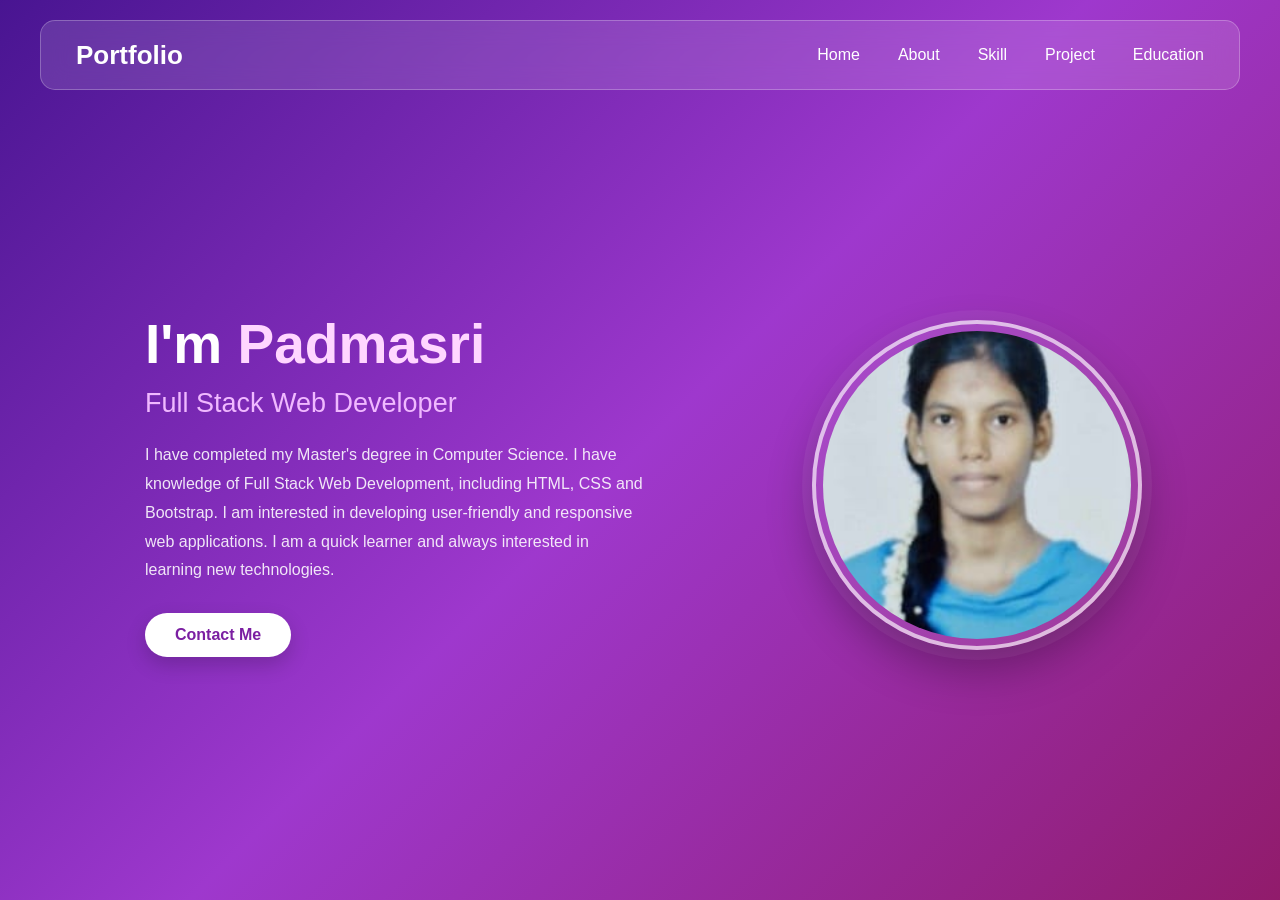
<file: index.html>
<!DOCTYPE html>

<html lang="en">

<head>
    <meta charset="UTF-8">
    <meta name="viewport" content="width=device-width, initial-scale=1.0">
    <title>Portfolio</title>
    <link rel="stylesheet" href="./home.css">
</head>

<body>

<div class="box">

    <header>
        <h3>Portfolio</h3>

        <nav>
            <a href="index.html">Home</a>
            <a href="about.html">About</a>
            <a href="skill.html">Skill</a>
            <a href="project.html">Project</a>
            <a href="education.html">Education</a>
        </nav>
    </header>


    <section class="home">

        <div class="content">

            <h1>I'm <span>Padmasri</span></h1>

            <h2>Full Stack Web Developer</h2>

            <p>
                I have completed my Master's degree in Computer Science.
                I have knowledge of Full Stack Web Development, including
                HTML, CSS and Bootstrap. I am interested in developing
                user-friendly and responsive web applications.
                I am a quick learner and always interested in learning
                new technologies.
            </p>

            

            <a href="contact.html" class="button">Contact Me</a>
            
        </div>


        <div class="img">
            <img src="me.jpg" alt="Padmasri">
        </div>

    </section>

</div>


</body>
</html>
</file>
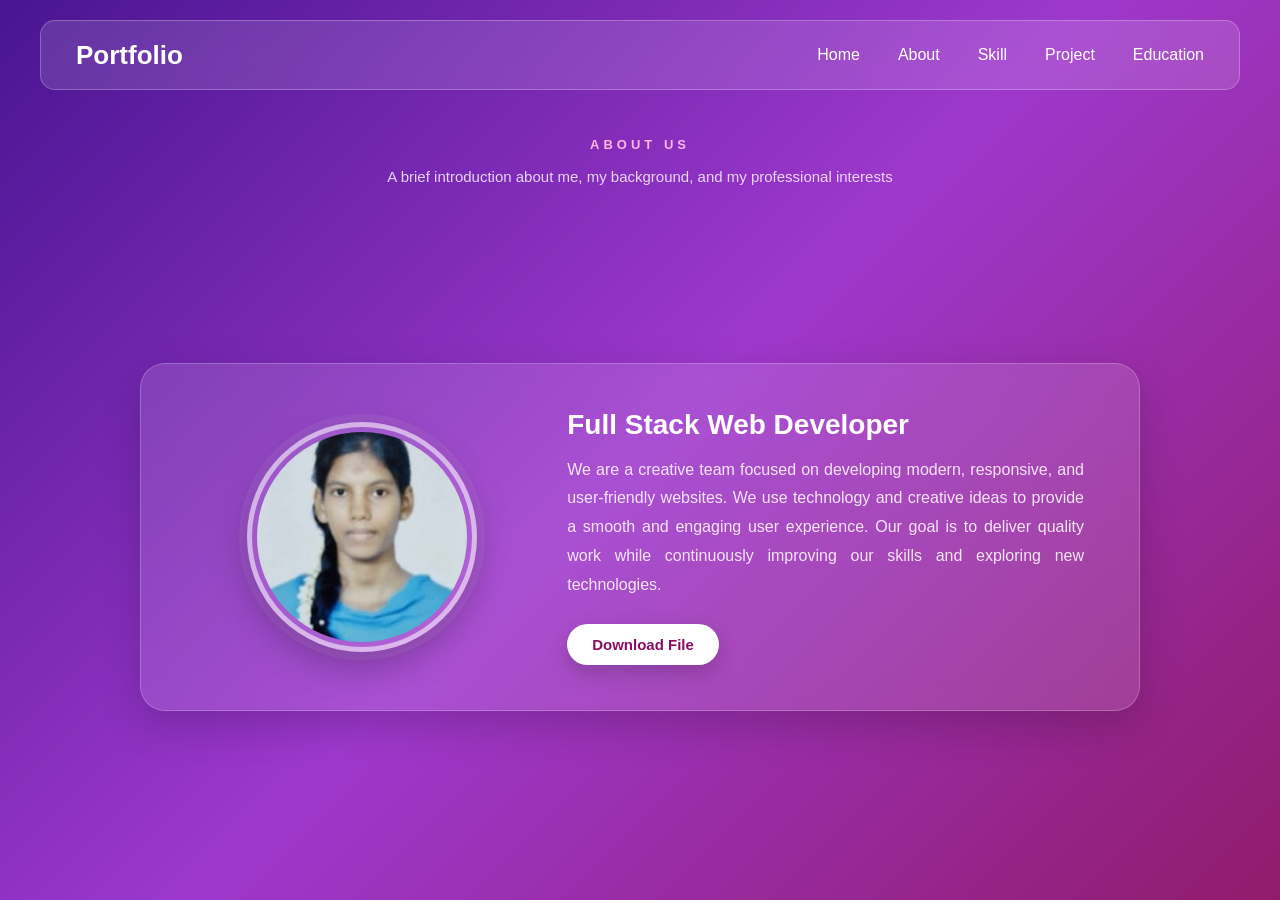
<file: about.html>
<!DOCTYPE html>
<html lang="en">

<head>
    <meta charset="UTF-8">
    <meta name="viewport" content="width=device-width, initial-scale=1.0">

    <title>About - Portfolio</title>

    <link rel="stylesheet" href="./about.css">
</head>

<body>

    <div class="box">

        <!-- HEADER -->
        <header>

            <h3>Portfolio</h3>

            <nav>
                <a href="index.html">Home</a>
                <a href="about.html">About</a>
                <a href="skill.html">Skill</a>
                <a href="project.html">Project</a>
                <a href="education.html">Education</a>
            </nav>

        </header>


        <!-- ABOUT SECTION -->
        <section class="about">

            <!-- TOPIC -->
            <div class="heading">

            <span>ABOUT US</span>

            <p>
                A brief introduction about me, my background, and my professional interests
            </p>

        </div>


            <!-- MAIN CONTENT -->
            <div class="about-content">

                <!-- IMAGE LEFT -->
                <div class="img">

                    <img src="me.jpg" alt="Padmasri">

                </div>


                <!-- CONTENT RIGHT -->
                <div class="content">

                    <h2>Full Stack Web Developer</h2>

                    <p>
                        We are a creative team focused on developing modern,
                        responsive, and user-friendly websites. We use technology
                        and creative ideas to provide a smooth and engaging user
                        experience. Our goal is to deliver quality work while
                        continuously improving our skills and exploring new
                        technologies.
                    </p>


                    <!-- PDF DOWNLOAD -->
                    <a href="resume.pdf" download>
                        <button class="button">
                            Download File
                        </button>
                    </a>

                </div>

            </div>

        </section>

    </div>

</body>

</html>
</file>
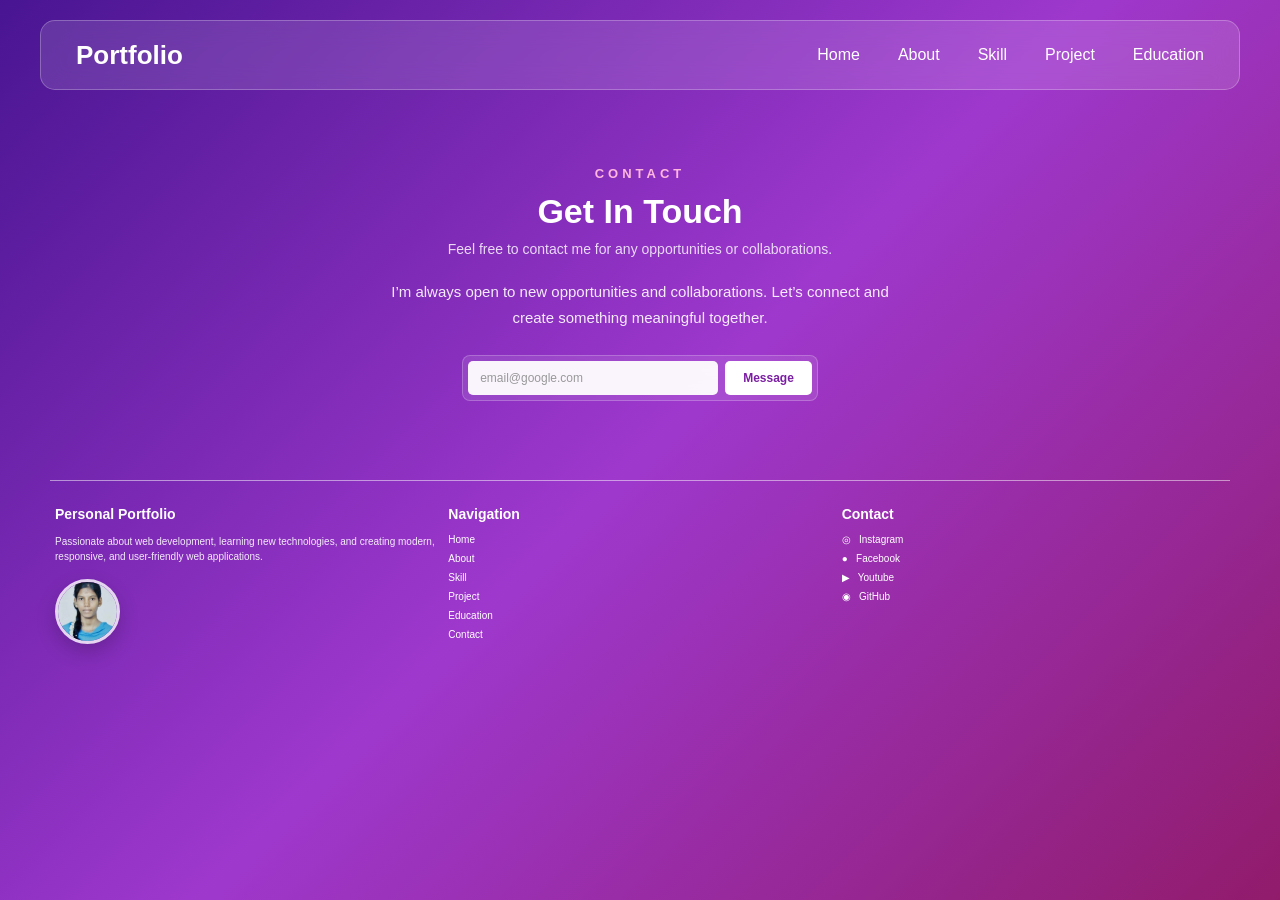
<file: contact.html>
<!DOCTYPE html>
<html lang="en">

<head>

    <meta charset="UTF-8">

    <meta name="viewport" content="width=device-width, initial-scale=1.0">

    <title>Contact Us</title>

    <link rel="stylesheet" href="./contact.css">

</head>

<body>

<div class="box">

    <!-- HEADER -->

    <header>

        <h3>Portfolio</h3>

        <nav>

            <a href="index.html">Home</a>

            <a href="about.html">About</a>

            <a href="skill.html">Skill</a>

            <a href="project.html">Project</a>

            <a href="education.html">Education</a>

        </nav>

    </header>


    <!-- CONTACT SECTION -->

    <section class="contact">

        <div class="heading">

            <span>CONTACT</span>

            <h1>Get In Touch</h1>

            <p>
                Feel free to contact me for any opportunities or collaborations.
            </p>

        </div>


        <p class="contact-text">

           I’m always open to new opportunities and collaborations. 
           Let’s connect and create something meaningful together.

        </p>


        <!-- MESSAGE BOX -->

        <div class="message-box">

            <input
                type="email"
                placeholder="email@google.com"
            >

            <button>Message</button>

        </div>

    </section>


    <!-- FOOTER -->

    <footer>

        <div class="footer-line"></div>


        <div class="footer-content">


            <!-- PERSONAL PORTFOLIO -->

            <div class="footer-section portfolio-info">

                <h2>Personal Portfolio</h2>

                <p>
                    Passionate about web development, learning new technologies, and creating modern, responsive, 
                    and user-friendly web applications.

                </p>

                <div class="circle">

                    <img src="me.jpg" alt="Padmasri">

                </div>

            </div>


            <!-- NAVIGATION -->

            <div class="footer-section navigation">

                <h2>Navigation</h2>

                <a href="index.html">Home</a>

                <a href="about.html">About</a>

                <a href="skill.html">Skill</a>

                <a href="project.html"> Project</a>

                <a href="education.html"> Education</a>

                <a href="contact.html">Contact</a>

            </div>


            <!-- CONTACT -->

            <div class="footer-section contact-links">

                <h2>Contact</h2>

                <a href="#">◎ &nbsp; Instagram</a>

                <a href="#">● &nbsp; Facebook</a>

                <a href="#">▶ &nbsp; Youtube</a>

                <a href="#">◉ &nbsp; GitHub</a>

            </div>

        </div>

    </footer>

</div>

</body>

</html>
</file>
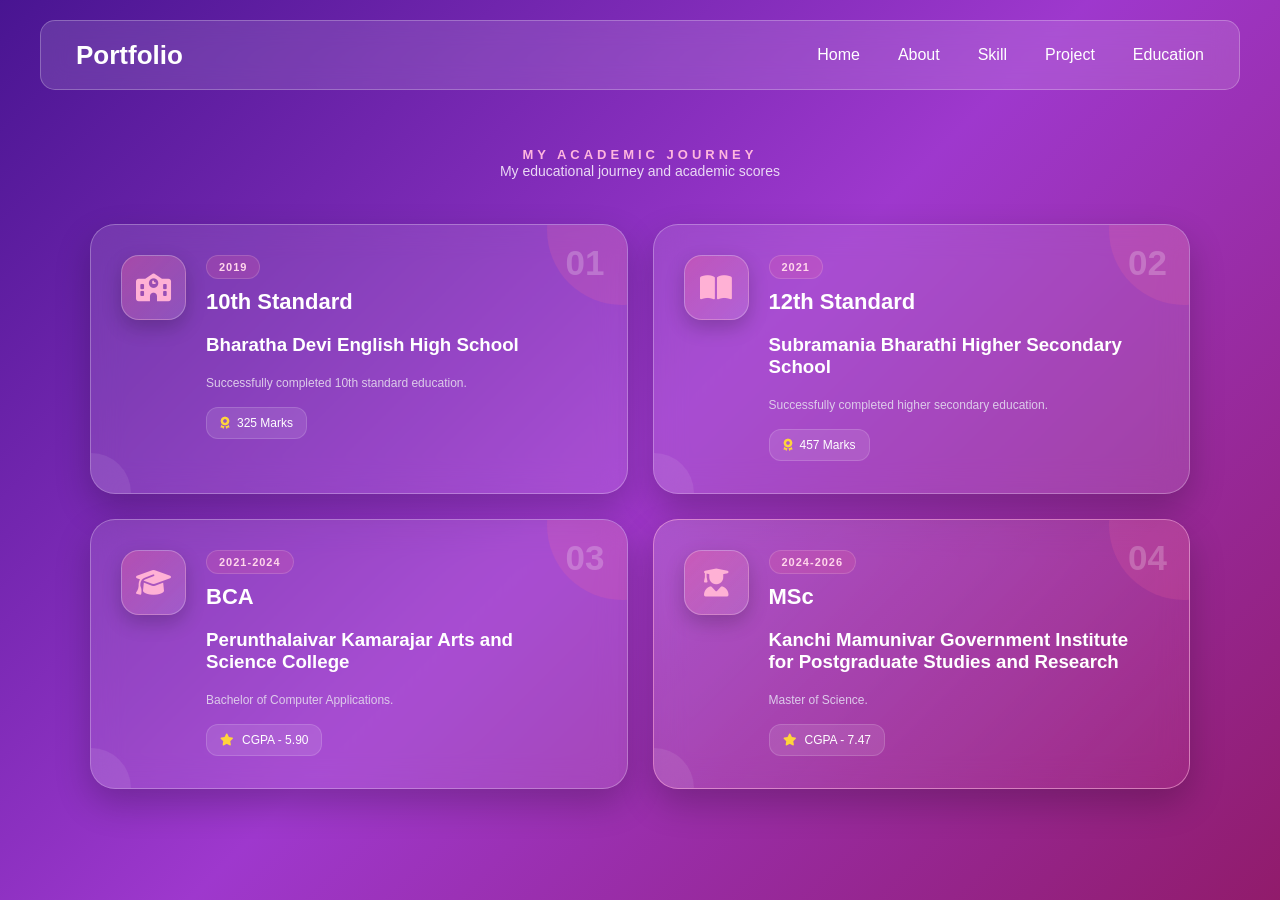
<file: education.html>
<!DOCTYPE html>
<html lang="en">

<head>

    <meta charset="UTF-8">

    <meta name="viewport" content="width=device-width, initial-scale=1.0">

    <title>Education - Portfolio</title>

    <link rel="stylesheet" href="./education.css">

    <!-- Font Awesome -->
    <link rel="stylesheet"
        href="https://cdnjs.cloudflare.com/ajax/libs/font-awesome/6.5.1/css/all.min.css">

</head>


<body>

<div class="box">

    <!-- HEADER -->

    <header>

        <h3>Portfolio</h3>

        <nav>

            <a href="index.html">Home</a>

            <a href="about.html">About</a>

            <a href="skill.html">Skill</a>

            <a href="project.html">Project</a>

            <a href="education.html">Education</a>

        </nav>

    </header>


    <!-- EDUCATION -->

    <section class="education">

        <div class="heading">

            <span>MY ACADEMIC JOURNEY</span>

            <p>
                My educational journey and academic scores
            </p>

        </div>


        <!-- EDUCATION CARDS -->

        <div class="education-grid">


            <!-- 10th -->

            <div class="education-card">

                <div class="number">
                    01
                </div>

                <div class="icon">

                    <i class="fa-solid fa-school"></i>

                </div>

                <div class="content">

                    <span class="year">
                        2019
                    </span>

                    <h2>10th Standard</h2>

                    <h3>
                        Bharatha Devi English High School
                    </h3>

                    <p>
                        Successfully completed 10th standard education.
                    </p>

                    <div class="result">

                        <i class="fa-solid fa-award"></i>

                        <span>325 Marks</span>

                    </div>

                </div>

            </div>


            <!-- 12th -->

            <div class="education-card">

                <div class="number">
                    02
                </div>

                <div class="icon">

                    <i class="fa-solid fa-book-open"></i>

                </div>

                <div class="content">

                    <span class="year">
                        2021
                    </span>

                    <h2>12th Standard</h2>

                    <h3>
                        Subramania Bharathi Higher Secondary School
                    </h3>

                    <p>
                        Successfully completed higher secondary education.
                    </p>

                    <div class="result">

                        <i class="fa-solid fa-award"></i>

                        <span>457 Marks</span>

                    </div>

                </div>

            </div>


            <!-- UG -->

            <div class="education-card">

                <div class="number">
                    03
                </div>

                <div class="icon">

                    <i class="fa-solid fa-graduation-cap"></i>

                </div>

                <div class="content">

                    <span class="year">
                        2021-2024
                    </span>

                    <h2>BCA</h2>

                    <h3>
                        Perunthalaivar Kamarajar Arts and Science College
                    </h3>

                    <p>
                        Bachelor of Computer Applications.
                    </p>

                    <div class="result">

                        <i class="fa-solid fa-star"></i>

                        <span>CGPA - 5.90</span>

                    </div>

                </div>

            </div>


            <!-- PG -->

            <div class="education-card featured">

                <div class="number">
                    04
                </div>

                <div class="icon">

                    <i class="fa-solid fa-user-graduate"></i>

                </div>

                <div class="content">

                    <span class="year">
                        2024-2026
                    </span>

                    <h2>MSc</h2>

                    <h3>
                        Kanchi Mamunivar Government Institute for
                        Postgraduate Studies and Research
                    </h3>

                    <p>
                        Master of Science.
                    </p>

                    <div class="result">

                        <i class="fa-solid fa-star"></i>

                        <span>CGPA - 7.47</span>

                    </div>

                </div>

            </div>


        </div>

    </section>

</div>

</body>

</html>
</file>
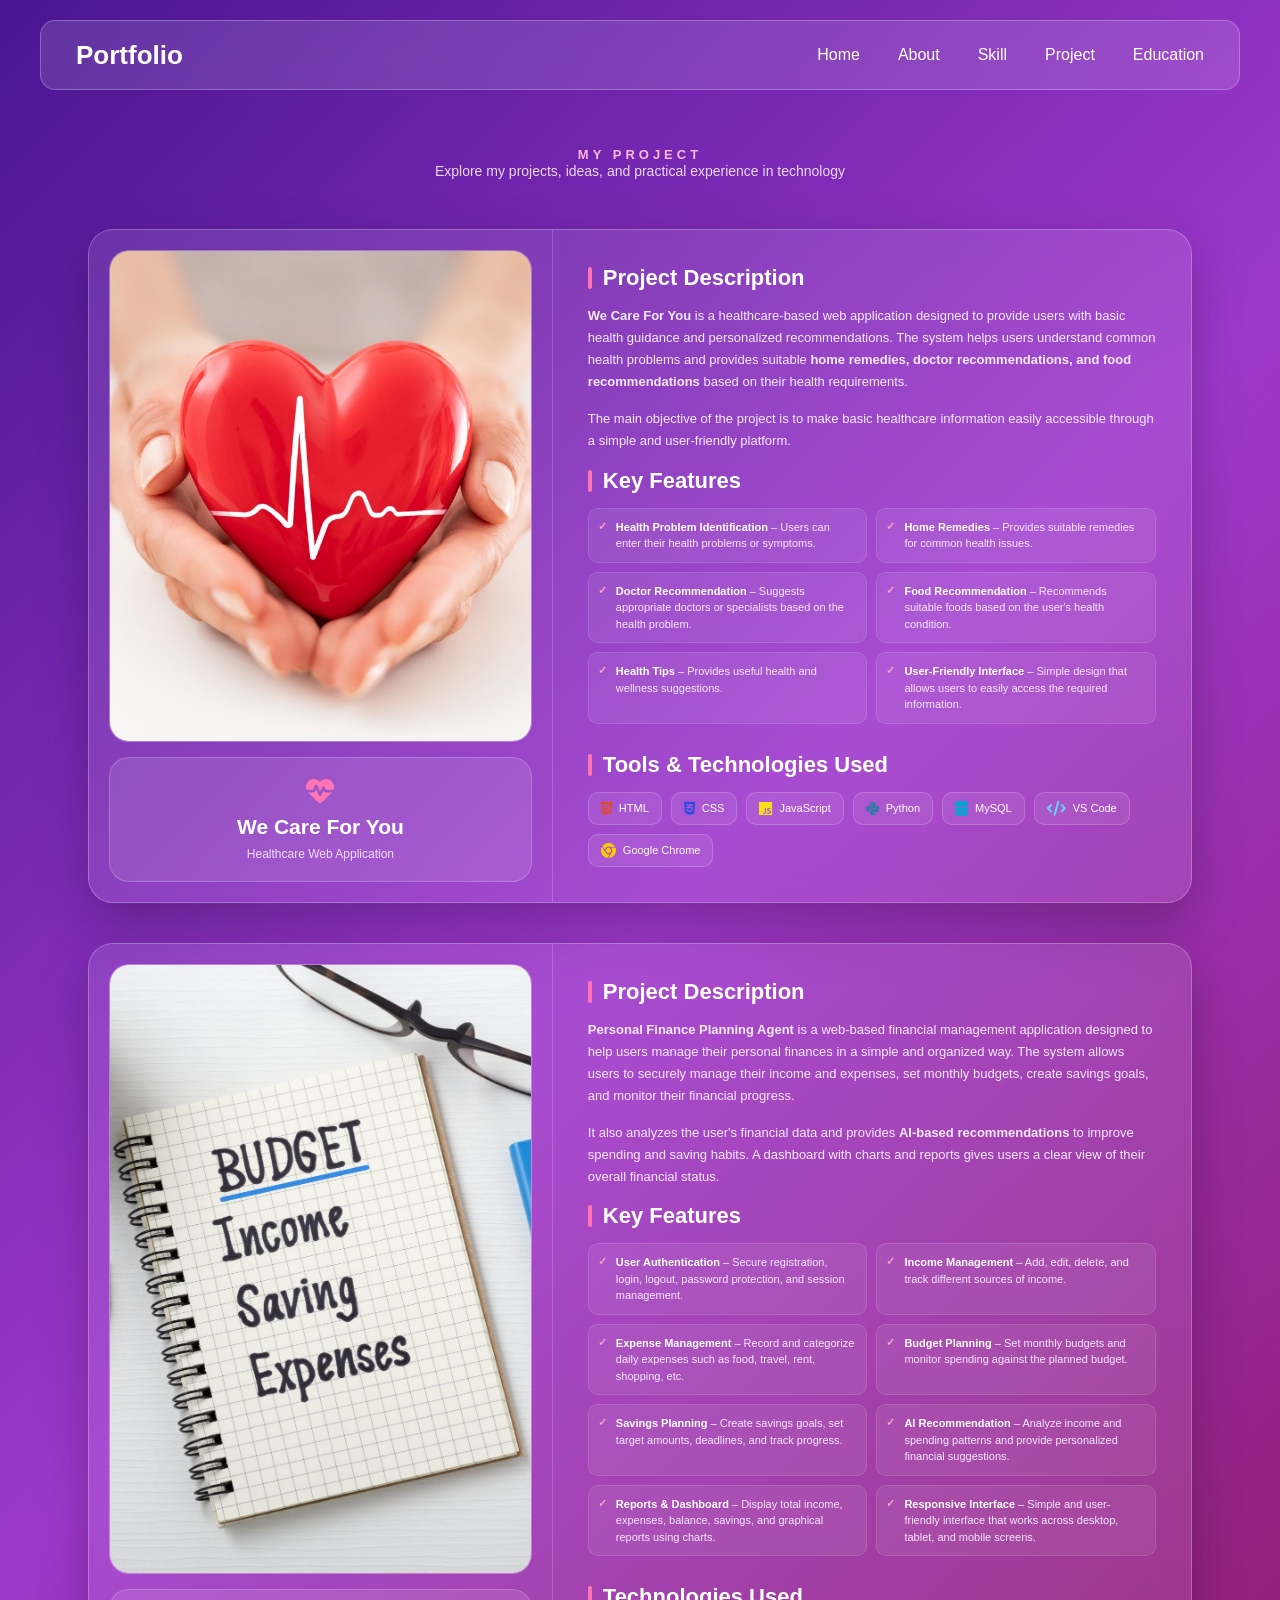
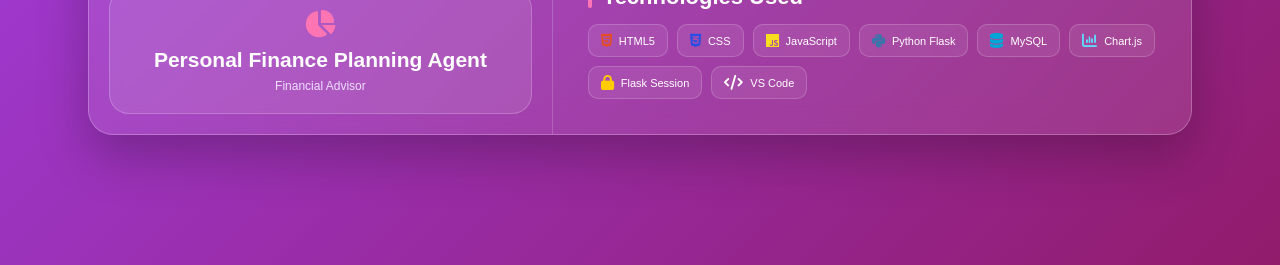
<file: project.html>
<!DOCTYPE html>

<html lang="en">

<head>

    <meta charset="UTF-8">

    <meta name="viewport" content="width=device-width, initial-scale=1.0">

    <title>Project - Portfolio</title>

    <link rel="stylesheet" href="./project.css">

    <!-- Font Awesome -->
    <link rel="stylesheet"
        href="https://cdnjs.cloudflare.com/ajax/libs/font-awesome/6.5.1/css/all.min.css">

</head>


<body>

<div class="box">

    <!-- HEADER -->

    <header>

        <h3>Portfolio</h3>

        <nav>

            <a href="index.html">Home</a>

            <a href="about.html">About</a>

            <a href="skill.html">Skill</a>

            <a href="project.html">Project</a>

            <a href="education.html">Education</a>

        </nav>

    </header>


    <!-- PROJECT SECTION -->

    <section class="project">

       <div class="heading">

            <span>MY PROJECT</span>

            <p>
                Explore my projects, ideas, and practical experience in technology
            </p>

        </div>

        <!-- TWO MAIN CONTAINERS -->

        <div class="project-container">


            <!-- LEFT CONTAINER -->

            <div class="left-container">


                <!-- IMAGE CARD -->

                <div class="image-card">

                    <img src="wc4u.jpg"
                         alt="We Care For You Project">

                </div>


                <!-- TITLE CARD -->

                <div class="title-card">

                    <i class="fa-solid fa-heart-pulse"></i>

                    <h2>We Care For You</h2>

                    <p>Healthcare Web Application</p>

                </div>

            </div>



            <!-- RIGHT CONTAINER -->

            <div class="right-container">

                <h2>Project Description</h2>

                <p>
                    <b>We Care For You</b> is a healthcare-based web
                    application designed to provide users with basic
                    health guidance and personalized recommendations.
                    The system helps users understand common health
                    problems and provides suitable
                    <b>home remedies, doctor recommendations, and food
                    recommendations</b> based on their health
                    requirements.
                </p>

                <p>
                    The main objective of the project is to make basic
                    healthcare information easily accessible through a
                    simple and user-friendly platform.
                </p>


                <!-- KEY FEATURES -->

                <h2>Key Features</h2>

                <ul>

                    <li>
                        <b>Health Problem Identification</b> –
                        Users can enter their health problems or symptoms.
                    </li>

                    <li>
                        <b>Home Remedies</b> –
                        Provides suitable remedies for common health issues.
                    </li>

                    <li>
                        <b>Doctor Recommendation</b> –
                        Suggests appropriate doctors or specialists based
                        on the health problem.
                    </li>

                    <li>
                        <b>Food Recommendation</b> –
                        Recommends suitable foods based on the user's
                        health condition.
                    </li>

                    <li>
                        <b>Health Tips</b> –
                        Provides useful health and wellness suggestions.
                    </li>

                    <li>
                        <b>User-Friendly Interface</b> –
                        Simple design that allows users to easily access
                        the required information.
                    </li>

                </ul>


                <!-- TOOLS -->

                <h2>Tools & Technologies Used</h2>

                <div class="tools">

                    <span>
                        <i class="fa-brands fa-html5"></i>
                        HTML
                    </span>

                    <span>
                        <i class="fa-brands fa-css3-alt"></i>
                        CSS
                    </span>

                    <span>
                        <i class="fa-brands fa-js"></i>
                        JavaScript
                    </span>

                    <span>
                        <i class="fa-brands fa-python"></i>
                        Python
                    </span>

                    <span>
                        <i class="fa-solid fa-database"></i>
                        MySQL
                    </span>

                    <span>
                        <i class="fa-solid fa-code"></i>
                        VS Code
                    </span>

                    <span>
                        <i class="fa-brands fa-chrome"></i>
                        Google Chrome
                    </span>

                </div>

            </div>

        </div>


         <!-- TWO CONTAINERS -->

        <div class="project-container">


            <!-- LEFT CONTAINER -->

            <div class="left-container">

                <!-- IMAGE CARD -->

                <div class="image-card">

                    <img src="finance.jpg"
                         alt="Personal Finance Planning Agent">

                </div>


                <!-- PROJECT TITLE CARD -->

                <div class="title-card">

                    <i class="fa-solid fa-chart-pie"></i>

                    <h2>Personal Finance Planning Agent</h2>

                    <p>Financial Advisor</p>

                </div>

            </div>


            <!-- RIGHT CONTAINER -->

            <div class="right-container">


                <!-- PROJECT DESCRIPTION -->

                <h2>Project Description</h2>

                <p>

                    <b>Personal Finance Planning Agent</b> is a web-based
                    financial management application designed to help users
                    manage their personal finances in a simple and organized
                    way. The system allows users to securely manage their
                    income and expenses, set monthly budgets, create savings
                    goals, and monitor their financial progress.

                </p>

                <p>

                    It also analyzes the user's financial data and provides
                    <b>AI-based recommendations</b> to improve spending and
                    saving habits. A dashboard with charts and reports gives
                    users a clear view of their overall financial status.

                </p>


                <!-- KEY FEATURES -->

                <h2>Key Features</h2>

                <ul>

                    <li>
                        <b>User Authentication</b> –
                        Secure registration, login, logout, password
                        protection, and session management.
                    </li>

                    <li>
                        <b>Income Management</b> –
                        Add, edit, delete, and track different sources
                        of income.
                    </li>

                    <li>
                        <b>Expense Management</b> –
                        Record and categorize daily expenses such as
                        food, travel, rent, shopping, etc.
                    </li>

                    <li>
                        <b>Budget Planning</b> –
                        Set monthly budgets and monitor spending against
                        the planned budget.
                    </li>

                    <li>
                        <b>Savings Planning</b> –
                        Create savings goals, set target amounts,
                        deadlines, and track progress.
                    </li>

                    <li>
                        <b>AI Recommendation</b> –
                        Analyze income and spending patterns and provide
                        personalized financial suggestions.
                    </li>

                    <li>
                        <b>Reports & Dashboard</b> –
                        Display total income, expenses, balance, savings,
                        and graphical reports using charts.
                    </li>

                    <li>
                        <b>Responsive Interface</b> –
                        Simple and user-friendly interface that works
                        across desktop, tablet, and mobile screens.
                    </li>

                </ul>


                <!-- TECHNOLOGIES -->

                <h2>Technologies Used</h2>

                <div class="tools">

                    <span>
                        <i class="fa-brands fa-html5"></i>
                        HTML5
                    </span>

                    <span>
                        <i class="fa-brands fa-css3-alt"></i>
                        CSS
                    </span>

                    <span>
                        <i class="fa-brands fa-js"></i>
                        JavaScript
                    </span>

                    <span>
                        <i class="fa-brands fa-python"></i>
                        Python Flask
                    </span>

                    <span>
                        <i class="fa-solid fa-database"></i>
                        MySQL
                    </span>

                    <span>
                        <i class="fa-solid fa-chart-column"></i>
                        Chart.js
                    </span>

                    <span>
                        <i class="fa-solid fa-lock"></i>
                        Flask Session
                    </span>

                    <span>
                        <i class="fa-solid fa-code"></i>
                        VS Code
                    </span>

                </div>

            </div>

        </div>

    </section>

</div>

</body>

</html>
</file>
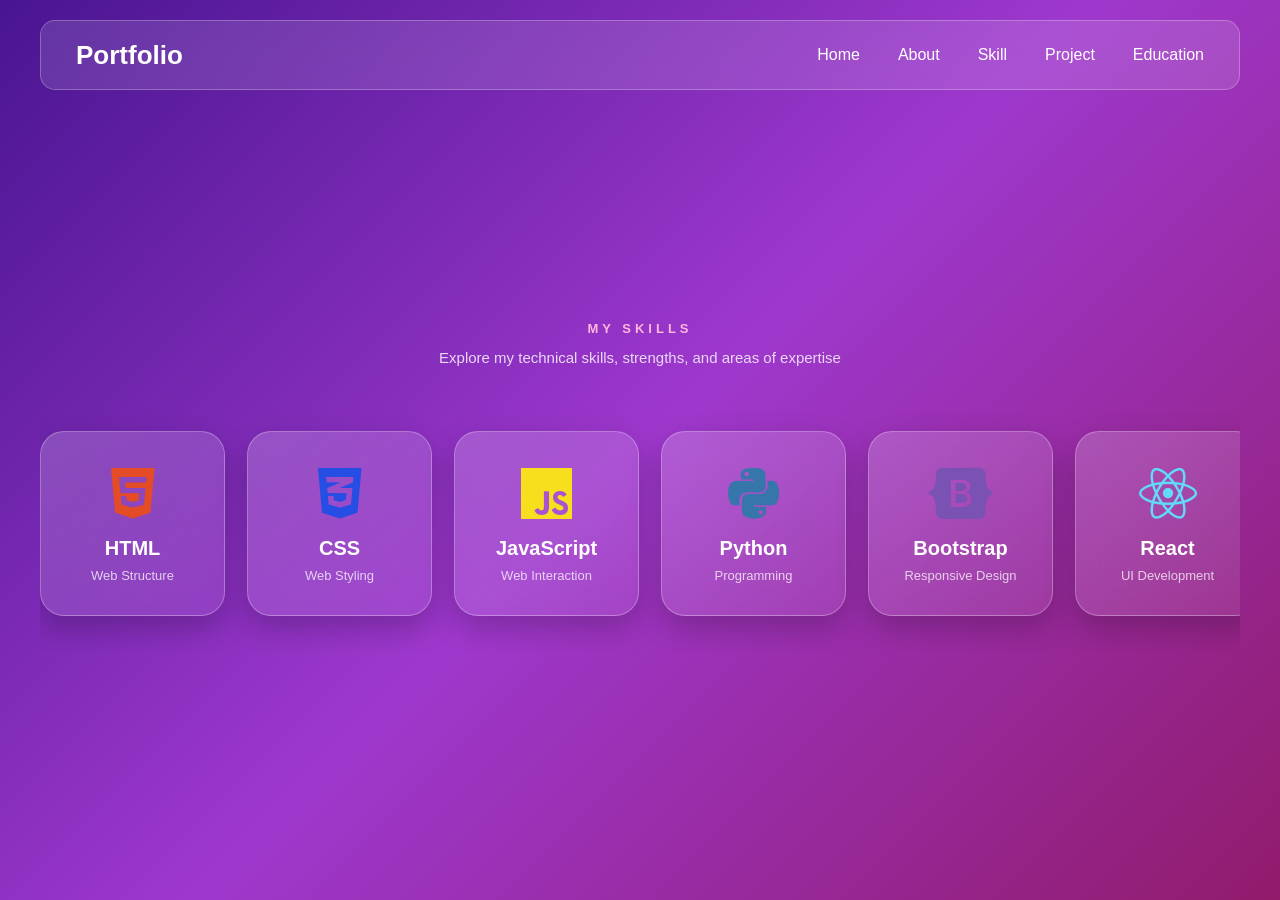
<file: skill.html>
<!DOCTYPE html>

<html lang="en">

<head>

    <meta charset="UTF-8">

    <meta name="viewport" content="width=device-width, initial-scale=1.0">

    <title>Skills - Portfolio</title>

    <link rel="stylesheet" href="./skill.css">

    <link rel="stylesheet"
        href="https://cdnjs.cloudflare.com/ajax/libs/font-awesome/6.5.1/css/all.min.css">

</head>

<body>

<div class="box">

    <!-- HEADER -->

    <header>

        <h3>Portfolio</h3>

        <nav>

            <a href="index.html">Home</a>

            <a href="about.html">About</a>

            <a href="skill.html">Skill</a>

            <a href="project.html">Project</a>

            <a href="education.html">Education</a>

        </nav>

    </header>


    <!-- SKILL SECTION -->

    <section class="skill">

          <div class="heading">

            <span>MY SKILLS</span>

            <p>
               Explore my technical skills, strengths, and areas of expertise
            </p>

        </div>


        <!-- MOVING CARDS -->

       <div class="card-window">

    <div class="card-track">

        <!-- ORIGINAL CARDS -->

        <div class="skill-card html">
            <i class="fa-brands fa-html5"></i>
            <h2>HTML</h2>
            <p>Web Structure</p>
        </div>

        <div class="skill-card css">
            <i class="fa-brands fa-css3-alt"></i>
            <h2>CSS</h2>
            <p>Web Styling</p>
        </div>

        <div class="skill-card javascript">
            <i class="fa-brands fa-js"></i>
            <h2>JavaScript</h2>
            <p>Web Interaction</p>
        </div>

        <div class="skill-card python">
            <i class="fa-brands fa-python"></i>
            <h2>Python</h2>
            <p>Programming</p>
        </div>

        <div class="skill-card bootstrap">
            <i class="fa-brands fa-bootstrap"></i>
            <h2>Bootstrap</h2>
            <p>Responsive Design</p>
        </div>

        <div class="skill-card react">
            <i class="fa-brands fa-react"></i>
            <h2>React</h2>
            <p>UI Development</p>
        </div>

        <div class="skill-card java">
            <i class="fa-brands fa-java"></i>
            <h2>Java</h2>
            <p>Programming</p>
        </div>

        <div class="skill-card mysql">
            <i class="fa-solid fa-database"></i>
            <h2>MySQL</h2>
            <p>Database</p>
        </div>


        <!-- DUPLICATE CARDS -->

        <div class="skill-card html">
            <i class="fa-brands fa-html5"></i>
            <h2>HTML</h2>
            <p>Web Structure</p>
        </div>

        <div class="skill-card css">
            <i class="fa-brands fa-css3-alt"></i>
            <h2>CSS</h2>
            <p>Web Styling</p>
        </div>

        <div class="skill-card javascript">
            <i class="fa-brands fa-js"></i>
            <h2>JavaScript</h2>
            <p>Web Interaction</p>
        </div>

        <div class="skill-card python">
            <i class="fa-brands fa-python"></i>
            <h2>Python</h2>
            <p>Programming</p>
        </div>

        <div class="skill-card bootstrap">
            <i class="fa-brands fa-bootstrap"></i>
            <h2>Bootstrap</h2>
            <p>Responsive Design</p>
        </div>

        <div class="skill-card react">
            <i class="fa-brands fa-react"></i>
            <h2>React</h2>
            <p>UI Development</p>
        </div>

        <div class="skill-card java">
            <i class="fa-brands fa-java"></i>
            <h2>Java</h2>
            <p>Programming</p>
        </div>

        <div class="skill-card mysql">
            <i class="fa-solid fa-database"></i>
            <h2>MySQL</h2>
            <p>Database</p>
        </div>

    </div>

</div>

    </section>

</div>

</body>

</html>
</file>
<file: home.css>
* {
    box-sizing: border-box;
}

body {
    margin: 0;
    font-family: Arial, sans-serif;
}


/* MAIN BOX */

.box {
    width: 100%;
    min-height: 100vh;

    padding: 20px 40px;

    background:
        linear-gradient(
            135deg,
            rgba(65, 11, 141, 0.96),
            rgba(150, 39, 201, 0.92),
            rgba(138, 13, 98, 0.94)
        );

    overflow-x: hidden;
}


/* HEADER */

header {
    width: 100%;
    height: 70px;

    display: flex;
    align-items: center;
    justify-content: space-between;

    padding: 0 35px;

    background: rgba(255, 255, 255, 0.13);

    border: 1px solid rgba(255, 255, 255, 0.25);

    border-radius: 15px;

    backdrop-filter: blur(12px);

    animation: headerAnimation 0.8s ease;
}

header h3 {
    margin: 0;

    color: white;

    font-size: 26px;

    font-weight: 600;
}


/* NAVIGATION */

nav {
    display: flex;
    align-items: center;

    gap: 38px;
}

nav a {
    position: relative;

    color: white;

    text-decoration: none;

    font-size: 16px;

    transition: 0.3s;
}

nav a:hover {
    color: #ffd6ff;
}

nav a::after {
    content: "";

    position: absolute;

    left: 0;
    bottom: -7px;

    width: 0;
    height: 2px;

    background: #ffb6df;

    transition: 0.3s;
}

nav a:hover::after {
    width: 100%;
}


/* HOME SECTION */

.home {
    width: 100%;

    min-height: calc(100vh - 110px);

    display: grid;

    grid-template-columns: 58% 42%;

    align-items: center;

    padding: 40px 70px;

    gap: 30px;
}


/* CONTENT */

.content {
    padding: 35px;

    animation: contentShow 1s ease both;
}

.content h1 {
    margin: 0 0 12px;

    color: white;

    font-size: 55px;

    font-weight: 700;

    line-height: 1.15;
}

.content h1 span {
    color: #ffd6ff;
}

.content h2 {
    margin: 0 0 22px;

    color: #f0b9ff;

    font-size: 27px;

    font-weight: 500;
}

.content p {
    width: 92%;

    margin: 0 0 28px;

    color: rgba(255, 255, 255, 0.88);

    font-size: 16px;

    line-height: 1.8;
}


/* CONTACT BUTTON */

.button {
    display: inline-block;

    padding: 13px 30px;

    background: white;

    color: #7b1fa2;

    border: none;

    border-radius: 25px;

    font-size: 16px;

    font-weight: bold;

    text-decoration: none;

    cursor: pointer;

    box-shadow:
        0 8px 20px rgba(0, 0, 0, 0.18);

    transition: 0.3s;
}

.button:hover {
    background: #ffd6ff;

    color: #7b1fa2;

    transform: translateY(-4px);

    box-shadow:
        0 12px 25px rgba(0, 0, 0, 0.25);
}


/* IMAGE AREA */

.img {
    display: flex;

    justify-content: center;
    align-items: center;

    animation: imageShow 1.2s ease both;
}

.img img {
    width: 330px;
    height: 330px;

    object-fit: cover;

    border-radius: 50%;

    padding: 7px;

    border: 4px solid rgba(255, 255, 255, 0.65);

    background: rgba(255, 255, 255, 0.10);

    box-shadow:
        0 0 0 10px rgba(255, 255, 255, 0.05),
        0 20px 45px rgba(0, 0, 0, 0.3);

    transition: 0.4s;
}

.img img:hover {
    transform: scale(1.04);

    border-color: #ffb6df;

    box-shadow:
        0 0 25px rgba(255, 182, 223, 0.45),
        0 20px 45px rgba(0, 0, 0, 0.3);
}


/* ANIMATIONS */

@keyframes headerAnimation {

    from {
        opacity: 0;
        transform: translateY(-20px);
    }

    to {
        opacity: 1;
        transform: translateY(0);
    }
}


@keyframes contentShow {

    from {
        opacity: 0;
        transform: translateY(-50px);
    }

    to {
        opacity: 1;
        transform: translateY(0);
    }
}


@keyframes imageShow {

    from {
        opacity: 0;
        transform: translateY(-50px) scale(0.9);
    }

    to {
        opacity: 1;
        transform: translateY(0) scale(1);
    }
}


/* TABLET VIEW */

@media (max-width: 1024px) {

    .box {
        padding: 15px 25px;
    }


    /* Header */

    header {
        padding: 0 25px;
    }

    nav {
        gap: 22px;
    }

    nav a {
        font-size: 15px;
    }


    /* Home */

    .home {
        grid-template-columns: 55% 45%;

        padding: 35px 20px;

        gap: 10px;
    }

    .content {
        padding: 20px;
    }

    .content h1 {
        font-size: 44px;
    }

    .content h2 {
        font-size: 23px;
    }

    .content p {
        width: 100%;

        font-size: 15px;

        line-height: 1.7;
    }

    .img img {
        width: 260px;
        height: 260px;
    }
}


/* MOBILE VIEW */

@media (max-width: 480px) {

    .box {
        padding: 10px;
    }


    /* Header */

    header {
        height: auto;

        padding: 15px;

        flex-direction: column;

        gap: 15px;
    }

    header h3 {
        font-size: 23px;
    }


    /* Navigation */

    nav {
        width: 100%;

        justify-content: center;

        gap: 8px;

        flex-wrap: wrap;
    }

    nav a {
        font-size: 13px;

        padding: 5px;
    }


    /* Home */

    .home {
        min-height: auto;

        display: flex;

        flex-direction: column-reverse;

        padding: 35px 10px 30px;

        gap: 25px;

        text-align: center;
    }


    /* Content */

    .content {
        width: 100%;

        padding: 10px;
    }

    .content h1 {
        font-size: 36px;
    }

    .content h2 {
        font-size: 21px;

        margin-bottom: 18px;
    }

    .content h2::after {
        margin-left: auto;
        margin-right: auto;
    }

    .content p {
        width: 100%;

        font-size: 14px;

        line-height: 1.7;

        text-align: center;
    }


    /* Button */

    .button {
        padding: 11px 25px;

        font-size: 14px;
    }


    /* Image */

    .img {
        width: 100%;
    }

    .img img {
        width: 200px;
        height: 200px;
    }
}
</file>
<file: about.css>
* {
    box-sizing: border-box;
}

body {
    margin: 0;
    font-family: Arial, sans-serif;
}


/* MAIN BOX */

.box {
    width: 100%;
    min-height: 100vh;

    padding: 20px 40px;

    background:
        linear-gradient(
            135deg,
            rgba(65, 11, 141, 0.96),
            rgba(150, 39, 201, 0.92),
            rgba(138, 13, 98, 0.94)
        );

    overflow-x: hidden;
}


/* HEADER */

header {
    width: 100%;
    height: 70px;

    display: flex;
    align-items: center;
    justify-content: space-between;

    padding: 0 35px;

    background: rgba(255, 255, 255, 0.13);

    border: 1px solid rgba(255, 255, 255, 0.25);

    border-radius: 15px;

    backdrop-filter: blur(12px);

    animation: headerAnimation 0.8s ease;
}

header h3 {
    margin: 0;

    color: white;

    font-size: 26px;

    font-weight: 600;
}


/* NAVIGATION */

nav {
    display: flex;
    align-items: center;

    gap: 38px;
}

nav a {
    position: relative;

    color: white;

    text-decoration: none;

    font-size: 16px;

    transition: 0.3s;
}

nav a:hover {
    color: #ffd6ff;
}

nav a::after {
    content: "";

    position: absolute;

    left: 0;
    bottom: -7px;

    width: 0;
    height: 2px;

    background: #ffb6df;

    transition: 0.3s;
}

nav a:hover::after {
    width: 100%;
}


/* ABOUT SECTION */

.about {
    width: 100%;

    min-height: calc(100vh - 110px);

    padding: 45px 20px 30px;

    display: flex;
    flex-direction: column;
    justify-content: center;
}


/* HEADING */

.heading {
    text-align: center;

    margin-bottom: 35px;

    animation: fadeDown 1s ease;
}

.heading span {
    display: inline-block;

    color:  #ffb6df;

    font-size: 13px;

    font-weight: bold;

    letter-spacing: 4px;

    position: relative;
}



.heading p {
    margin: 12px 0 0;

    color: rgba(255, 255, 255, 0.8);

    font-size: 15px;

    line-height: 1.6;
}


/* MAIN ABOUT CONTENT */

.about-content {
    width: 100%;
    max-width: 1000px;

    margin: auto;

    display: grid;

    grid-template-columns: 40% 60%;

    align-items: center;

    padding: 35px;

    background: rgba(255, 255, 255, 0.12);

    border: 1px solid rgba(255, 255, 255, 0.22);

    border-radius: 25px;

    backdrop-filter: blur(15px);

    box-shadow:
        0 15px 40px rgba(0, 0, 0, 0.18);

    animation: fadeUp 1s ease;

    transition: 0.4s;
}

.about-content:hover {
    transform: translateY(-5px);

    box-shadow:
        0 20px 45px rgba(0, 0, 0, 0.25);
}


/* IMAGE */

.img {
    display: flex;

    align-items: center;
    justify-content: center;

    padding: 10px;
}

.img img {
    width: 230px;
    height: 230px;

    object-fit: cover;

    border-radius: 50%;

    border: 5px solid rgba(255, 255, 255, 0.55);

    padding: 5px;

    background: rgba(255, 255, 255, 0.1);

    box-shadow:
        0 0 0 8px rgba(255, 255, 255, 0.06),
        0 15px 35px rgba(0, 0, 0, 0.25);

    transition: 0.4s;
}

.img img:hover {
    transform: scale(1.05);

    border-color: #ffb6df;

    box-shadow:
        0 0 25px rgba(255, 182, 223, 0.55);
}


/* CONTENT */

.content {
    padding: 10px 20px;
}

.content h2 {
    margin: 0 0 15px;

    color: white;

    font-size: 28px;

    font-weight: 600;
}

.content p {
    margin: 0 0 25px;

    color: rgba(255, 255, 255, 0.86);

    font-size: 16px;

    line-height: 1.8;

    text-align: justify;
}


/* DOWNLOAD BUTTON */

.button {
    padding: 12px 25px;

    border: none;

    border-radius: 25px;

    background: white;

    color: #8a0d62;

    font-size: 15px;

    font-weight: bold;

    cursor: pointer;

    transition: 0.3s;

    box-shadow:
        0 8px 20px rgba(0, 0, 0, 0.18);
}

.button:hover {
    background: #ffb6df;

    color: white;

    transform: translateY(-3px);

    box-shadow:
        0 10px 25px rgba(0, 0, 0, 0.25);
}


/* ANIMATIONS */

@keyframes headerAnimation {

    from {
        opacity: 0;
        transform: translateY(-20px);
    }

    to {
        opacity: 1;
        transform: translateY(0);
    }
}


@keyframes fadeDown {

    from {
        opacity: 0;
        transform: translateY(-25px);
    }

    to {
        opacity: 1;
        transform: translateY(0);
    }
}


@keyframes fadeUp {

    from {
        opacity: 0;
        transform: translateY(30px);
    }

    to {
        opacity: 1;
        transform: translateY(0);
    }
}


/* TABLET VIEW */

@media (max-width: 780px) {

    .box {
        padding: 15px 25px;
    }

        header {
        padding: 0 25px;
    }


    nav {
        gap: 22px;
    }


    nav a {
        font-size: 15px;
    }

    .about {
        padding: 40px 10px;
    }

    .about-content {
        grid-template-columns: 1fr;

        gap: 25px;

        padding: 30px;
    }

    .img img {
        width: 200px;
        height: 200px;
    }

    .content {
        text-align: center;

        padding: 10px;
    }

    .content h2::after {
        margin-left: auto;
        margin-right: auto;
    }

    .content p {
        text-align: center;
    }
}


/* MOBILE VIEW */

@media (max-width: 480px) {

    .box {
        padding: 10px;
    }

    /* HEADER */

    header {
        height: auto;

        padding: 15px;

        flex-direction: column;

        gap: 15px;
    }


    header h3 {
        font-size: 23px;
    }


    nav {
        width: 100%;

        justify-content: center;

        gap: 8px;

        flex-wrap: wrap;
    }


    nav a {
        font-size: 13px;

        padding: 5px;
    }

    .about {
        padding: 35px 5px;
    }

    .heading {
        margin-bottom: 25px;
    }

    .heading span {
        font-size: 27px;
    }

    .heading p {
        font-size: 13px;
    }

    .about-content {
        padding: 25px 18px;

        border-radius: 20px;
    }

    .img img {
        width: 170px;
        height: 170px;
    }

    .content h2 {
        font-size: 23px;
    }

    .content p {
        font-size: 14px;

        line-height: 1.7;
    }

    .button {
        padding: 11px 22px;

        font-size: 14px;
    }
}
</file>
<file: contact.css>
* {
    box-sizing: border-box;
}

body {
    margin: 0;
    font-family: Arial, sans-serif;
}


/* MAIN BOX */

.box {
    width: 100%;
    min-height: 100vh;

    padding: 20px 40px;

    background:
        linear-gradient(
            135deg,
            rgba(65, 11, 141, 0.96),
            rgba(150, 39, 201, 0.92),
            rgba(138, 13, 98, 0.94)
        );

    overflow-x: hidden;
}


/* HEADER */

header {
    width: 100%;
    height: 70px;

    display: flex;
    align-items: center;
    justify-content: space-between;

    padding: 0 35px;

    background: rgba(255, 255, 255, 0.13);

    border: 1px solid rgba(255, 255, 255, 0.25);

    border-radius: 15px;

    backdrop-filter: blur(12px);

    animation: headerAnimation 0.8s ease;
}

header h3 {
    margin: 0;

    color: white;

    font-size: 26px;

    font-weight: 600;
}


/* NAVIGATION */

nav {
    display: flex;

    align-items: center;

    gap: 38px;
}

nav a {
    position: relative;

    color: white;

    text-decoration: none;

    font-size: 16px;

    transition: 0.3s;
}

nav a:hover {
    color: #ffd6ff;
}

nav a::after {
    content: "";

    position: absolute;

    left: 0;
    bottom: -7px;

    width: 0;
    height: 2px;

    background: #ffb6df;

    transition: 0.3s;
}

nav a:hover::after {
    width: 100%;
}


/* CONTACT SECTION */

.contact {
    width: 100%;

    min-height: 390px;

    display: flex;

    flex-direction: column;

    align-items: center;

    justify-content: center;

    text-align: center;

    padding: 55px 20px 60px;
}


/* HEADING */

.heading {
    text-align: center;

    color: white;

    margin-bottom: 22px;

    animation: headingShow 1s ease both;
}

.heading span {
    color: #ffb6df;

    font-size: 13px;

    font-weight: bold;

    letter-spacing: 4px;
}

.heading h1 {
    margin: 10px 0;

    color: white;

    font-size: 34px;

    font-weight: 600;
}

.heading p {
    margin: 0;

    color: #ead9f5;

    font-size: 14px;
}


/* CONTACT TEXT */

.contact-text {
    width: 500px;

    max-width: 90%;

    margin: 0 0 25px;

    color: rgba(255, 255, 255, 0.9);

    font-size: 15px;

    line-height: 1.7;

    animation: contentShow 1s ease both;
}


/* MESSAGE BOX */

.message-box {
    display: flex;

    justify-content: center;

    align-items: center;

    gap: 7px;

    padding: 5px;

    background: rgba(255, 255, 255, 0.10);

    border: 1px solid rgba(255, 255, 255, 0.22);

    border-radius: 8px;

    backdrop-filter: blur(10px);

    animation: messageShow 1.2s ease both;
}

.message-box input {
    width: 250px;

    height: 34px;

    padding: 8px 12px;

    border: none;

    outline: none;

    border-radius: 5px;

    background: rgba(255, 255, 255, 0.95);

    color: #555;

    font-size: 12px;
}

.message-box input::placeholder {
    color: #999;
}

.message-box button {
    height: 34px;

    padding: 0 18px;

    border: none;

    border-radius: 5px;

    background: white;

    color: #7b1fa2;

    font-size: 12px;

    font-weight: bold;

    cursor: pointer;

    transition: 0.3s;
}

.message-box button:hover {
    background: #ffd6ff;

    transform: translateY(-2px);
}


/* FOOTER */

footer {
    width: 100%;

    padding: 0 50px 25px;
}

.footer-line {
    width: 100%;

    height: 1px;

    background: rgba(255, 255, 255, 0.5);

    margin-bottom: 35px;
}

.footer-content {
    display: flex;

    justify-content: space-between;

    gap: 70px;

    padding: 0 55px;
}


/* FOOTER SECTION */

.footer-section {
    width: 30%;

    color: white;
}

.footer-section h2 {
    margin: 0 0 20px;

    font-size: 21px;

    color: white;
}

.footer-section p {
    width: 250px;

    margin: 0;

    color: rgba(255, 255, 255, 0.9);

    font-size: 12px;

    line-height: 1.7;
}


/* NAVIGATION FOOTER */

.navigation {
    display: flex;

    flex-direction: column;
}

.navigation a,
.contact-links a {
    width: fit-content;

    color: white;

    text-decoration: none;

    font-size: 13px;

    margin-bottom: 12px;

    transition: 0.3s;
}

.navigation a:hover,
.contact-links a:hover {
    color: #ffd6ff;

    transform: translateX(4px);
}


/* CONTACT LINKS */

.contact-links {
    display: flex;

    flex-direction: column;
}


/* PROFILE CIRCLE */

.circle {
    width: 95px;
    height: 95px;

    border-radius: 50%;

    border: 3px solid rgba(255, 255, 255, 0.8);

    margin: 18px 0 0 35px;

    overflow: hidden;

    box-shadow:
        0 8px 20px rgba(0, 0, 0, 0.2);

    transition: 0.3s;
}

.circle:hover {
    transform: scale(1.05);

    border-color: #ffb6df;
}

.circle img {
    width: 100%;
    height: 100%;

    object-fit: cover;

    display: block;
}


/* ANIMATIONS */

@keyframes headerAnimation {

    from {
        opacity: 0;
        transform: translateY(-30px);
    }

    to {
        opacity: 1;
        transform: translateY(0);
    }
}


@keyframes headingShow {

    0% {
        opacity: 0;
        transform: translateY(-50px);
    }

    70% {
        opacity: 1;
        transform: translateY(8px);
    }

    100% {
        opacity: 1;
        transform: translateY(0);
    }
}


@keyframes contentShow {

    0% {
        opacity: 0;
        transform: translateY(-40px);
    }

    70% {
        opacity: 1;
        transform: translateY(6px);
    }

    100% {
        opacity: 1;
        transform: translateY(0);
    }
}


@keyframes messageShow {

    0% {
        opacity: 0;
        transform: translateY(-30px);
    }

    70% {
        opacity: 1;
        transform: translateY(5px);
    }

    100% {
        opacity: 1;
        transform: translateY(0);
    }
}


/* TABLET VIEW */

@media (max-width: 1024px) {

    .box {
        padding: 15px 25px;
    }

    header {
        padding: 0 25px;
    }

    nav {
        gap: 22px;
    }

    nav a {
        font-size: 15px;
    }

    .footer-content {
        padding: 0 25px;

        gap: 30px;
    }

    footer {
        padding: 0 25px 20px;
    }

}


/* FOOTER */

footer {
    padding: 0 10px 50px;
}

.footer-line {
    margin-bottom: 25px;
}

.footer-content {
    display: flex;
    flex-direction: row;
    justify-content: space-between;
    align-items: flex-start;
    gap: 10px;
    padding: 0 5px;
}

.footer-section {
    width: 33.33%;
}

.footer-section h2 {
    font-size: 14px;
    margin-bottom: 12px;
}

.footer-section p {
    width: 100%;
    font-size: 10px;
    line-height: 1.5;
}

.navigation a,
.contact-links a {
    font-size: 10px;
    margin-bottom: 8px;
}

.circle {
    width: 65px;
    height: 65px;
    margin: 15px 0 0 0;
}

/* MOBILE VIEW */

@media (max-width: 480px) {

    .box {
        padding: 10px;
    }


    /* HEADER */

    header {
        height: auto;

        padding: 15px;

        flex-direction: column;

        gap: 15px;
    }

    header h3 {
        font-size: 23px;
    }

    nav {
        width: 100%;

        justify-content: center;

        gap: 8px;

        flex-wrap: wrap;
    }

    nav a {
        font-size: 13px;

        padding: 5px;
    }


    /* CONTACT */

    .contact {
        min-height: 330px;

        padding: 40px 10px 50px;
    }

    .heading {
        margin-bottom: 18px;
    }

    .heading span {
        font-size: 12px;

        letter-spacing: 3px;
    }

    .heading h1 {
        font-size: 28px;

        margin: 8px 0;
    }

    .heading p {
        font-size: 13px;

        line-height: 1.6;
    }

    .contact-text {
        width: 100%;

        max-width: 95%;

        font-size: 13px;

        line-height: 1.7;

        margin-bottom: 22px;
    }


    /* MESSAGE BOX */

    .message-box {
        width: 95%;

        gap: 5px;

        padding: 5px;
    }

    .message-box input {
        width: 65%;

        height: 32px;

        font-size: 11px;

        padding: 8px;
    }

    .message-box button {
        width: 30%;

        height: 32px;

        padding: 0;

        font-size: 11px;
    }


    /* FOOTER */

    footer {
        width: 100%;

        padding: 0 8px 50px;
    }

    .footer-line {
        margin-bottom: 25px;
    }

    .footer-content {
        width: 100%;

        display: flex;

        flex-direction: row;

        justify-content: space-between;

        align-items: flex-start;

        gap: 8px;

        padding: 0;
    }

    .footer-section {
        width: 33.33%;

        min-width: 0;
    }

    .footer-section h2 {
        width: auto;

        margin: 0 0 12px;

        font-size: 14px;

        white-space: nowrap;
    }

    .footer-section p {
        width: 100%;

        margin: 0;

        padding-right: 5px;

        font-size: 10px;

        line-height: 1.5;
    }


    /* FOOTER NAVIGATION */

    .navigation {
        display: flex;

        flex-direction: column;
    }

    .navigation a,
    .contact-links a {
        width: fit-content;

        font-size: 10px;

        margin-bottom: 8px;

        white-space: nowrap;
    }


    /* PROFILE CIRCLE */

    .circle {
        width: 65px;

        height: 65px;

        margin: 15px 0 0 0;
    }


    /* HOVER */

    .navigation a:hover,
    .contact-links a:hover {
        transform: none;
    }

}
</file>
<file: education.css>
* {
    box-sizing: border-box;
}

body {
    margin: 0;
    font-family: Arial, sans-serif;
}


/* MAIN BOX */

.box {
    width: 100%;
    min-height: 100vh;

    padding: 20px 40px;

    background:
        linear-gradient(
            135deg,
            rgba(65, 11, 141, 0.96),
            rgba(150, 39, 201, 0.92),
            rgba(138, 13, 98, 0.94)
        );

    overflow-x: hidden;
}


/* HEADER */

header {
    width: 100%;
    height: 70px;

    display: flex;
    align-items: center;
    justify-content: space-between;

    padding: 0 35px;

    background: rgba(255, 255, 255, 0.13);

    border: 1px solid rgba(255, 255, 255, 0.25);

    border-radius: 15px;

    backdrop-filter: blur(12px);

    animation: headerAnimation 0.8s ease;
}

header h3 {
    margin: 0;

    color: white;

    font-size: 26px;

    font-weight: 600;
}


/* NAVIGATION */

nav {
    display: flex;
    align-items: center;

    gap: 38px;
}

nav a {
    position: relative;

    color: white;

    text-decoration: none;

    font-size: 16px;

    transition: 0.3s;
}

nav a:hover {
    color: #ffd6ff;
}

nav a::after {
    content: "";

    position: absolute;

    left: 0;
    bottom: -7px;

    width: 0;
    height: 2px;

    background: #ffb6df;

    transition: 0.3s;
}

nav a:hover::after {
    width: 100%;
}


/* EDUCATION SECTION */

.education {
    width: 100%;

    padding: 55px 0 70px;

    display: flex;

    flex-direction: column;

    align-items: center;
}


/* HEADING */

.heading {
    text-align: center;

    color: white;

    margin-bottom: 45px;

    animation: headingShow 1s ease;
}


.heading span {
    color: #ffb6df;

    font-size: 13px;

    font-weight: bold;

    letter-spacing: 4px;
}


.heading p {
    margin: 0;

    color: #ead9f5;

    font-size: 14px;
}


/*  EDUCATION GRID */

.education-grid {
    width: 92%;

    max-width: 1100px;

    display: grid;

    grid-template-columns: repeat(2, 1fr);

    gap: 25px;
}


/* EDUCATION CARD */

.education-card {
    min-height: 270px;

    position: relative;

    display: flex;

    align-items: flex-start;

    gap: 20px;

    padding: 30px;

    overflow: hidden;

    background: rgba(255, 255, 255, 0.11);

    border: 1px solid rgba(255, 255, 255, 0.28);

    border-radius: 25px;

    backdrop-filter: blur(15px);

    box-shadow:
        0 15px 35px rgba(0, 0, 0, 0.22);

    color: white;

    transition: 0.5s;

    animation: cardShow 0.9s ease both;
}


/* CARD DELAY */

.education-card:nth-child(1) {
    animation-delay: 0.1s;
}


.education-card:nth-child(2) {
    animation-delay: 0.25s;
}


.education-card:nth-child(3) {
    animation-delay: 0.4s;
}


.education-card:nth-child(4) {
    animation-delay: 0.55s;
}


/* DECORATIVE CIRCLE */

.education-card::before {
    content: "";

    position: absolute;

    width: 150px;

    height: 150px;

    right: -70px;

    top: -70px;

    border-radius: 50%;

    background: rgba(255, 107, 157, 0.16);

    transition: 0.5s;
}


.education-card::after {
    content: "";

    position: absolute;

    width: 80px;

    height: 80px;

    left: -40px;

    bottom: -40px;

    border-radius: 50%;

    background: rgba(255, 255, 255, 0.08);
}


/* HOVER*/

.education-card:hover {
    transform: translateY(-10px);

    background: rgba(255, 255, 255, 0.18);

    border-color: rgba(255, 255, 255, 0.5);

    box-shadow:
        0 20px 45px rgba(0, 0, 0, 0.3);
}


.education-card:hover::before {
    transform: scale(1.5);
}


/* NUMBER */

.number {
    position: absolute;

    top: 18px;

    right: 22px;

    color: rgba(255, 255, 255, 0.22);

    font-size: 35px;

    font-weight: bold;
}


/* ICON */

.icon {
    min-width: 65px;

    width: 65px;

    height: 65px;

    display: flex;

    align-items: center;

    justify-content: center;

    border-radius: 18px;

    background:
        linear-gradient(
            135deg,
            rgba(255, 107, 157, 0.35),
            rgba(255, 255, 255, 0.12)
        );

    border: 1px solid rgba(255, 255, 255, 0.25);

    box-shadow:
        0 8px 20px rgba(0, 0, 0, 0.2);

    transition: 0.5s;
}


.icon i {
    color: #ffb1d5;

    font-size: 28px;
}


.education-card:hover .icon {
    transform: rotate(-8deg) scale(1.12);
}


/* CONTENT */

.content {
    flex: 1;

    padding-right: 15px;
}


.year {
    display: inline-block;

    padding: 5px 12px;

    margin-bottom: 10px;

    border-radius: 20px;

    background: rgba(255, 107, 157, 0.18);

    border: 1px solid rgba(255, 255, 255, 0.15);

    color: #ffd6eb;

    font-size: 11px;

    font-weight: bold;

    letter-spacing: 1px;
}


.content h2 {
    margin: 0 0 8px;

    color: white;

    font-size: 22px;
}


.content p {
    margin: 0 0 15px;

    color: #ddcbea;

    font-size: 12px;

    line-height: 1.5;
}


/* RESULT */

.result {
    display: inline-flex;

    align-items: center;

    gap: 8px;

    padding: 8px 13px;

    border-radius: 12px;

    background: rgba(255, 255, 255, 0.10);

    border: 1px solid rgba(255, 255, 255, 0.15);

    color: white;

    font-size: 12px;

    transition: 0.3s;
}


.result i {
    color: #ffd43b;
}


.education-card:hover .result {
    background: rgba(255, 255, 255, 0.18);

    transform: translateX(5px);
}


/* LAST CARD HIGHLIGHT */

.featured {
    border: 1px solid rgba(255, 182, 223, 0.55);

    background:
        linear-gradient(
            135deg,
            rgba(255, 255, 255, 0.16),
            rgba(255, 107, 157, 0.10)
        );
}


/* ANIMATIONS */

@keyframes headerShow {

    from {
        opacity: 0;

        transform: translateY(-30px);
    }

    to {
        opacity: 1;

        transform: translateY(0);
    }
}


@keyframes headingShow {

    from {
        opacity: 0;

        transform: translateY(-25px);
    }

    to {
        opacity: 1;

        transform: translateY(0);
    }
}


@keyframes cardShow {

    from {
        opacity: 0;

        transform: translateY(50px);
    }

    to {
        opacity: 1;

        transform: translateY(0);
    }
}


/* TABLET */

@media (max-width: 780px) {

    .box {
        padding: 15px 25px;
    }


    header {
        padding: 0 25px;
    }


    nav {
        gap: 22px;
    }


    nav a {
        font-size: 15px;
    }


    .education {
        padding-top: 40px;
    }


    .heading {
        margin-bottom: 35px;
    }


    .heading h1 {
        font-size: 40px;
    }


    .heading span {
        font-size: 11px;

        letter-spacing: 3px;
    }


    .education-grid {
        width: 100%;

        gap: 18px;
    }


    .education-card {
        min-height: 260px;

        padding: 22px;

        gap: 15px;
    }


    .icon {
        min-width: 55px;

        width: 55px;

        height: 55px;
    }


    .icon i {
        font-size: 23px;
    }


    .content h2 {
        font-size: 18px;
    }


    .content h3 {
        font-size: 11px;
    }

}


/* MOBILE */

@media (max-width: 480px) {

    .box {
        padding: 10px;
    }


    /* HEADER */

    header {
        height: auto;

        padding: 15px;

        flex-direction: column;

        gap: 15px;
    }


    header h3 {
        font-size: 23px;
    }


    nav {
        width: 100%;

        justify-content: center;

        gap: 8px;

        flex-wrap: wrap;
    }


    nav a {
        font-size: 13px;

        padding: 5px;
    }


    /* EDUCATION */

    .education {
        padding: 30px 0 45px;
    }


    .heading {
        margin-bottom: 30px;
    }


    .heading span {
        font-size: 9px;

        letter-spacing: 2px;
    }


    .heading h1 {
        font-size: 32px;

        margin: 8px 0;
    }


    .heading p {
        font-size: 11px;
    }


    /* GRID */

    .education-grid {
        width: 100%;

        display: flex;

        flex-direction: column;

        gap: 18px;
    }


    /* CARD */

    .education-card {
        width: 100%;

        min-height: 200px;

        padding: 20px;

        gap: 14px;

        border-radius: 20px;
    }


    .number {
        top: 12px;

        right: 15px;

        font-size: 28px;
    }


    /* ICON */

    .icon {
        min-width: 50px;

        width: 50px;

        height: 50px;

        border-radius: 15px;
    }


    .icon i {
        font-size: 21px;
    }


    /* CONTENT */

    .content {
        padding-right: 5px;
    }


    .year {
        font-size: 9px;

        padding: 4px 9px;
    }


    .content h2 {
        font-size: 17px;

        margin-bottom: 6px;
    }


    .content h3 {
        font-size: 10px;

        line-height: 1.5;
    }


    .content p {
        font-size: 10px;
    }


    .result {
        padding: 6px 9px;

        font-size: 10px;
    }

}
</file>
<file: project.css>
* {
    box-sizing: border-box;
}

body {
    margin: 0;
    font-family: Arial, sans-serif;
}


/* MAIN BOX */

.box {
    width: 100%;
    min-height: 100vh;

    padding: 20px 40px;

    background:
        linear-gradient(
            135deg,
            rgba(65, 11, 141, 0.96),
            rgba(150, 39, 201, 0.92),
            rgba(138, 13, 98, 0.94)
        );

    overflow-x: hidden;
}


/* HEADER */

header {
    width: 100%;
    height: 70px;

    display: flex;
    align-items: center;
    justify-content: space-between;

    padding: 0 35px;

    background: rgba(255, 255, 255, 0.13);

    border: 1px solid rgba(255, 255, 255, 0.25);

    border-radius: 15px;

    backdrop-filter: blur(12px);

    animation: headerAnimation 0.8s ease;
}

header h3 {
    margin: 0;

    color: white;

    font-size: 26px;

    font-weight: 600;
}


/* NAVIGATION */

nav {
    display: flex;
    align-items: center;

    gap: 38px;
}

nav a {
    position: relative;

    color: white;

    text-decoration: none;

    font-size: 16px;

    transition: 0.3s;
}

nav a:hover {
    color: #ffd6ff;
}

nav a::after {
    content: "";

    position: absolute;

    left: 0;
    bottom: -7px;

    width: 0;
    height: 2px;

    background: #ffb6df;

    transition: 0.3s;
}

nav a:hover::after {
    width: 100%;
}


/* PROJECT SECTION */

.project {
    width: 100%;

    padding: 55px 0 70px;

    display: flex;
    flex-direction: column;
    align-items: center;
}


/* PAGE HEADING */

.heading {
    text-align: center;

    margin-bottom: 50px;

    color: white;

    animation: headingAnimation 0.9s ease;
}

.heading span {
    color: #ffb6df;

    font-size: 13px;

    font-weight: bold;

    letter-spacing: 4px;
}

.heading p {
    margin:  0;

    color: #ead9f5;

    font-size: 14px;
}


/*  PROJECT CONTAINER */

.project-container {
    width: 92%;
    max-width: 1150px;

    display: grid;

    grid-template-columns: 42% 58%;

    gap: 0;

    margin-bottom: 40px;

    background: rgba(255, 255, 255, 0.10);

    border: 1px solid rgba(255, 255, 255, 0.25);

    border-radius: 25px;

    overflow: hidden;

    backdrop-filter: blur(15px);

    box-shadow:
        0 20px 50px rgba(0, 0, 0, 0.25);

    animation: projectAnimation 0.9s ease both;
}


/*LEFT SECTION */

.left-container {
    display: grid;

    grid-template-rows: 1fr 125px;

    gap: 15px;

    padding: 20px;
}


/* IMAGE CARD */

.image-card {
    width: 100%;

    min-height: 400px;

    overflow: hidden;

    border-radius: 20px;

    background: rgba(255, 255, 255, 0.10);

    border: 1px solid rgba(255, 255, 255, 0.25);
}

.image-card img {
    width: 100%;
    height: 100%;

    display: block;

    object-fit: cover;

    transition: transform 0.6s ease;
}

.image-card:hover img {
    transform: scale(1.06);
}


/* TITLE CARD */

.title-card {
    display: flex;

    flex-direction: column;

    justify-content: center;

    align-items: center;

    text-align: center;

    padding: 15px;

    background:
        rgba(255, 255, 255, 0.10);

    border: 1px solid rgba(255, 255, 255, 0.20);

    border-radius: 20px;

    color: white;
}

.title-card i {
    margin-bottom: 8px;

    color: #ff75b4;

    font-size: 28px;
}

.title-card h2 {
    margin: 0;

    color: white;

    font-size: 21px;

    line-height: 1.3;
}

.title-card p {
    margin: 6px 0 0;

    color: #efdfff;

    font-size: 12px;
}


/* RIGHT SECTION */

.right-container {
    padding: 35px;

    border-left: 1px solid rgba(255, 255, 255, 0.18);

    color: white;
}


/* RIGHT HEADINGS */

.right-container h2 {
    position: relative;

    margin: 0 0 14px;

    padding-left: 15px;

    color: white;

    font-size: 22px;
}

.right-container h2::before {
    content: "";

    position: absolute;

    left: 0;
    top: 2px;

    width: 4px;
    height: 22px;

    border-radius: 10px;

    background: #ff75b4;
}

.right-container h3 {
    margin: 0 0 12px;

    color: #ffd6ff;

    font-size: 17px;
}


/* DESCRIPTION */

.right-container p {
    margin: 0 0 15px;

    color: #f4eaff;

    font-size: 13px;

    line-height: 1.7;
}


/* FEATURES */

.right-container ul {
    margin: 0 0 28px;

    padding: 0;

    list-style: none;

    display: grid;

    grid-template-columns: 1fr 1fr;

    gap: 9px;
}

.right-container li {
    position: relative;

    padding: 10px 10px 10px 27px;

    color: #f4eaff;

    font-size: 11px;

    line-height: 1.5;

    background: rgba(255, 255, 255, 0.07);

    border: 1px solid rgba(255, 255, 255, 0.12);

    border-radius: 10px;

    transition: 0.3s;
}

.right-container li::before {
    content: "✓";

    position: absolute;

    left: 9px;
    top: 9px;

    color: #ff9fc9;

    font-size: 11px;

    font-weight: bold;
}

.right-container li:hover {
    background: rgba(255, 255, 255, 0.13);

    transform: translateY(-2px);
}

.right-container li b {
    color: white;
}


/* TECHNOLOGIES */

.tools {
    display: flex;

    flex-wrap: wrap;

    gap: 9px;
}

.tools span {
    display: flex;

    align-items: center;

    gap: 7px;

    padding: 8px 12px;

    color: white;

    font-size: 11px;

    background: rgba(255, 255, 255, 0.08);

    border: 1px solid rgba(255, 255, 255, 0.18);

    border-radius: 10px;

    transition: 0.3s;
}

.tools span:hover {
    background: rgba(255, 255, 255, 0.18);

    transform: translateY(-3px);
}

.tools i {
    font-size: 15px;
}


/* TECHNOLOGY COLORS */

.tools span:nth-child(1) i {
    color: #e34c26;
}

.tools span:nth-child(2) i {
    color: #264de4;
}

.tools span:nth-child(3) i {
    color: #f7df1e;
}

.tools span:nth-child(4) i {
    color: #3776ab;
}

.tools span:nth-child(5) i {
    color: #00a6d6;
}

.tools span:nth-child(6) i {
    color: #61dafb;
}

.tools span:nth-child(7) i {
    color: #ffcc00;
}


/* ANIMATIONS */

@keyframes headerAnimation {

    from {
        opacity: 0;
        transform: translateY(-25px);
    }

    to {
        opacity: 1;
        transform: translateY(0);
    }
}

@keyframes headingAnimation {

    from {
        opacity: 0;
        transform: translateY(-20px);
    }

    to {
        opacity: 1;
        transform: translateY(0);
    }
}

@keyframes projectAnimation {

    from {
        opacity: 0;
        transform: translateY(40px);
    }

    to {
        opacity: 1;
        transform: translateY(0);
    }
}


/* TABLET */

@media (max-width: 780px) {

    .box {
        padding: 15px 25px;
    }

    header {
        padding: 0 25px;
    }

    nav {
        gap: 20px;
    }

    nav a {
        font-size: 14px;
    }

    .project {
        padding: 40px 0 60px;
    }

    .project-container {
        width: 100%;

        grid-template-columns: 40% 60%;
    }

    .left-container {
        padding: 15px;

        grid-template-rows: 350px 110px;
    }

    .image-card {
        min-height: 350px;
    }

    .title-card h2 {
        font-size: 18px;
    }

    .title-card p {
        font-size: 11px;
    }

    .right-container {
        padding: 25px;
    }

    .right-container h2 {
        font-size: 19px;
    }

    .right-container p {
        font-size: 11px;
    }

    .right-container ul {
        grid-template-columns: 1fr;
    }
}


/* MOBILE */

@media (max-width: 480px) {

    .box {
        padding: 10px;
    }

    /* HEADER */

    header {
        height: auto;

        padding: 15px;

        flex-direction: column;

        gap: 15px;
    }

    header h3 {
        font-size: 23px;
    }

    nav {
        width: 100%;

        justify-content: center;

        gap: 8px;

        flex-wrap: wrap;
    }

    nav a {
        font-size: 13px;

        padding: 5px;
    }


    /* PROJECT */

    .project {
        padding: 30px 0 45px;
    }

    .heading {
        margin-bottom: 30px;
    }

    .heading span {
        font-size: 9px;

        letter-spacing: 3px;
    }

    .heading p {
        font-size: 11px;

        line-height: 1.5;
    }


    /* PROJECT CARD */

    .project-container {
        width: 100%;

        display: flex;

        flex-direction: column;

        margin-bottom: 25px;

        border-radius: 20px;
    }


    /* LEFT */

    .left-container {
        display: grid;

        grid-template-rows: 250px 110px;

        gap: 12px;

        padding: 12px;
    }


    /* IMAGE */

    .image-card {
        min-height: 250px;

        border-radius: 16px;
    }


    /* TITLE */

    .title-card {
        min-height: 110px;

        border-radius: 16px;
    }

    .title-card i {
        font-size: 23px;
    }

    .title-card h2 {
        font-size: 18px;
    }

    .title-card p {
        font-size: 10px;
    }


    /* RIGHT */

    .right-container {
        padding: 20px;

        border-left: none;

        border-top: 1px solid rgba(255, 255, 255, 0.18);
    }

    .right-container h2 {
        font-size: 18px;

        padding-left: 12px;
    }

    .right-container h2::before {
        width: 3px;

        height: 18px;
    }

    .right-container p {
        font-size: 11px;

        line-height: 1.65;
    }


    /* FEATURES */

    .right-container ul {
        display: flex;

        flex-direction: column;

        gap: 7px;
    }

    .right-container li {
        font-size: 10px;

        padding: 8px 8px 8px 25px;
    }


    /* TECHNOLOGIES */

    .tools {
        gap: 6px;
    }

    .tools span {
        padding: 7px 9px;

        font-size: 9px;
    }

    .tools i {
        font-size: 13px;
    }
}
</file>
<file: skill.css>
* {
    box-sizing: border-box;
}

body {
    margin: 0;
    font-family: Arial, sans-serif;
}


/* MAIN BOX */

.box {
    width: 100%;
    min-height: 100vh;

    padding: 20px 40px;

    background:
        linear-gradient(
            135deg,
            rgba(65, 11, 141, 0.96),
            rgba(150, 39, 201, 0.92),
            rgba(138, 13, 98, 0.94)
        );

    overflow-x: hidden;
}


/* HEADER */

header {
    width: 100%;
    height: 70px;

    display: flex;
    align-items: center;
    justify-content: space-between;

    padding: 0 35px;

    background: rgba(255, 255, 255, 0.13);

    border: 1px solid rgba(255, 255, 255, 0.25);

    border-radius: 15px;

    backdrop-filter: blur(12px);

    animation: headerAnimation 0.8s ease;
}

header h3 {
    margin: 0;

    color: white;

    font-size: 26px;

    font-weight: 600;
}


/* NAVIGATION */

nav {
    display: flex;
    align-items: center;

    gap: 38px;
}

nav a {
    position: relative;

    color: white;

    text-decoration: none;

    font-size: 16px;

    transition: 0.3s;
}

nav a:hover {
    color: #ffd6ff;
}

nav a::after {
    content: "";

    position: absolute;

    left: 0;
    bottom: -7px;

    width: 0;
    height: 2px;

    background: #ffb6df;

    transition: 0.3s;
}

nav a:hover::after {
    width: 100%;
}


/* SKILL SECTION */

.skill {
    width: 100%;
    min-height: calc(100vh - 110px);

    display: flex;
    flex-direction: column;
    justify-content: center;

    padding: 35px 0;
}


/* HEADING */

.heading {
    text-align: center;

    margin-bottom: 40px;

    animation: headingShow 1s ease;
}

.heading span {
    display: inline-block;

    color: #ffb6df;

    font-size: 13px;

    font-weight: bold;

    letter-spacing: 4px;

}

.heading p {
    margin: 12px 0 0;

    color: #ead9f5;;

    font-size: 15px;

}


/* CARD WINDOW */

.card-window {
    width: 100%;

    overflow: hidden;

    padding: 25px 0 35px;

    position: relative;
}


/* Fade effect on both sides */

.card-window::before,
.card-window::after {
    content: "";

    position: absolute;

    top: 0;

    width: 100px;

    height: 100%;

    z-index: 2;

    pointer-events: none;
}


/* CARD TRACK */

.card-track {
    display: flex;

    width: max-content;

    gap: 22px;

    animation: infiniteMove 28s linear infinite;
}


/* SKILL CARD */

.skill-card {
    width: 185px;
    height: 185px;

    flex-shrink: 0;

    display: flex;

    flex-direction: column;

    justify-content: center;

    align-items: center;

    text-align: center;

    padding: 20px;

    background:
        linear-gradient(
            145deg,
            rgba(255, 255, 255, 0.19),
            rgba(255, 255, 255, 0.08)
        );

    border: 1px solid rgba(255, 255, 255, 0.28);

    border-radius: 24px;

    backdrop-filter: blur(12px);

    box-shadow:
        0 12px 30px rgba(0, 0, 0, 0.22);

    transition:
        transform 0.4s ease,
        box-shadow 0.4s ease,
        border-color 0.4s ease;
}


/* CARD HOVER */

.skill-card:hover {
    transform: translateY(-10px) scale(1.03);

    border-color: rgba(255, 182, 223, 0.7);

    box-shadow:
        0 18px 40px rgba(0, 0, 0, 0.3);

    animation-play-state: paused;
}


/* ICON */

.skill-card i {
    font-size: 58px;

    margin-bottom: 15px;

    transition: 0.4s;
}

.skill-card:hover i {
    transform: scale(1.12);
}


/* ICON COLORS */

.html i {
    color: #e34c26;
}

.css i {
    color: #264de4;
}

.javascript i {
    color: #f7df1e;
}

.python i {
    color: #3776ab;
}

.bootstrap i {
    color: #7952b3;
}

.react i {
    color: #61dafb;
}

.java i {
    color: #f89820;
}

.mysql i {
    color: #00a6d6;
}


/* CARD TEXT= */

.skill-card h2 {
    color: white;

    font-size: 20px;

    font-weight: 600;

    margin: 0 0 8px;
}

.skill-card p {
    color: rgba(255, 255, 255, 0.75);

    font-size: 13px;

    margin: 0;
}


/* CONTINUOUS MOVEMENT */

@keyframes infiniteMove {

    from {
        transform: translateX(0);
    }

    to {
        transform: translateX(calc(-50% - 11px));
    }
}


/* HEADING ANIMATION */

@keyframes headingShow {

    from {
        opacity: 0;
        transform: translateY(-25px);
    }

    to {
        opacity: 1;
        transform: translateY(0);
    }
}


/* HEADER ANIMATION */

@keyframes headerAnimation {

    from {
        opacity: 0;
        transform: translateY(-20px);
    }

    to {
        opacity: 1;
        transform: translateY(0);
    }
}


/* TABLET VIEW */

@media (max-width: 780px) {

    .box {
        padding: 15px 25px;
    }

    /* Header unchanged */

    header {
        padding: 0 25px;
    }

    nav {
        gap: 22px;
    }

    nav a {
        font-size: 15px;
    }


    /* Skill */

    .skill {
        padding: 30px 0;
    }

    .heading {
        margin-bottom: 30px;
    }

    .heading span {
        font-size: 28px;
    }

    .heading p {
        font-size: 14px;
    }

    .skill-card {
        width: 165px;

        height: 175px;
    }

    .skill-card i {
        font-size: 50px;
    }

    .skill-card h2 {
        font-size: 19px;
    }

    .card-track {
        gap: 20px;
    }
}


/*  MOBILE VIEW */

@media (max-width: 480px) {

    .box {
        padding: 10px;
    }


    /* Header unchanged */

    header {
        height: auto;

        padding: 15px;

        flex-direction: column;

        gap: 15px;
    }

    header h3 {
        font-size: 23px;
    }

    nav {
        width: 100%;

        justify-content: center;

        gap: 8px;

        flex-wrap: wrap;
    }

    nav a {
        font-size: 13px;

        padding: 5px;
    }


    /* Skill */

    .skill {
        min-height: calc(100vh - 150px);

        padding: 30px 0;
    }

    .heading {
        margin-bottom: 25px;
    }

    .heading span {
        font-size: 25px;

        letter-spacing: 2px;
    }

    .heading p {
        font-size: 12px;

        padding: 0 15px;
    }


    /* Cards */

    .card-window {
        padding: 20px 0 30px;
    }

    .card-window::before,
    .card-window::after {
        width: 45px;
    }

    .card-track {
        gap: 15px;
    }

    .skill-card {
        width: 145px;

        height: 160px;

        border-radius: 20px;

        padding: 15px;
    }

    .skill-card i {
        font-size: 45px;

        margin-bottom: 12px;
    }

    .skill-card h2 {
        font-size: 17px;
    }

    .skill-card p {
        font-size: 11px;
    }
}
</file>
